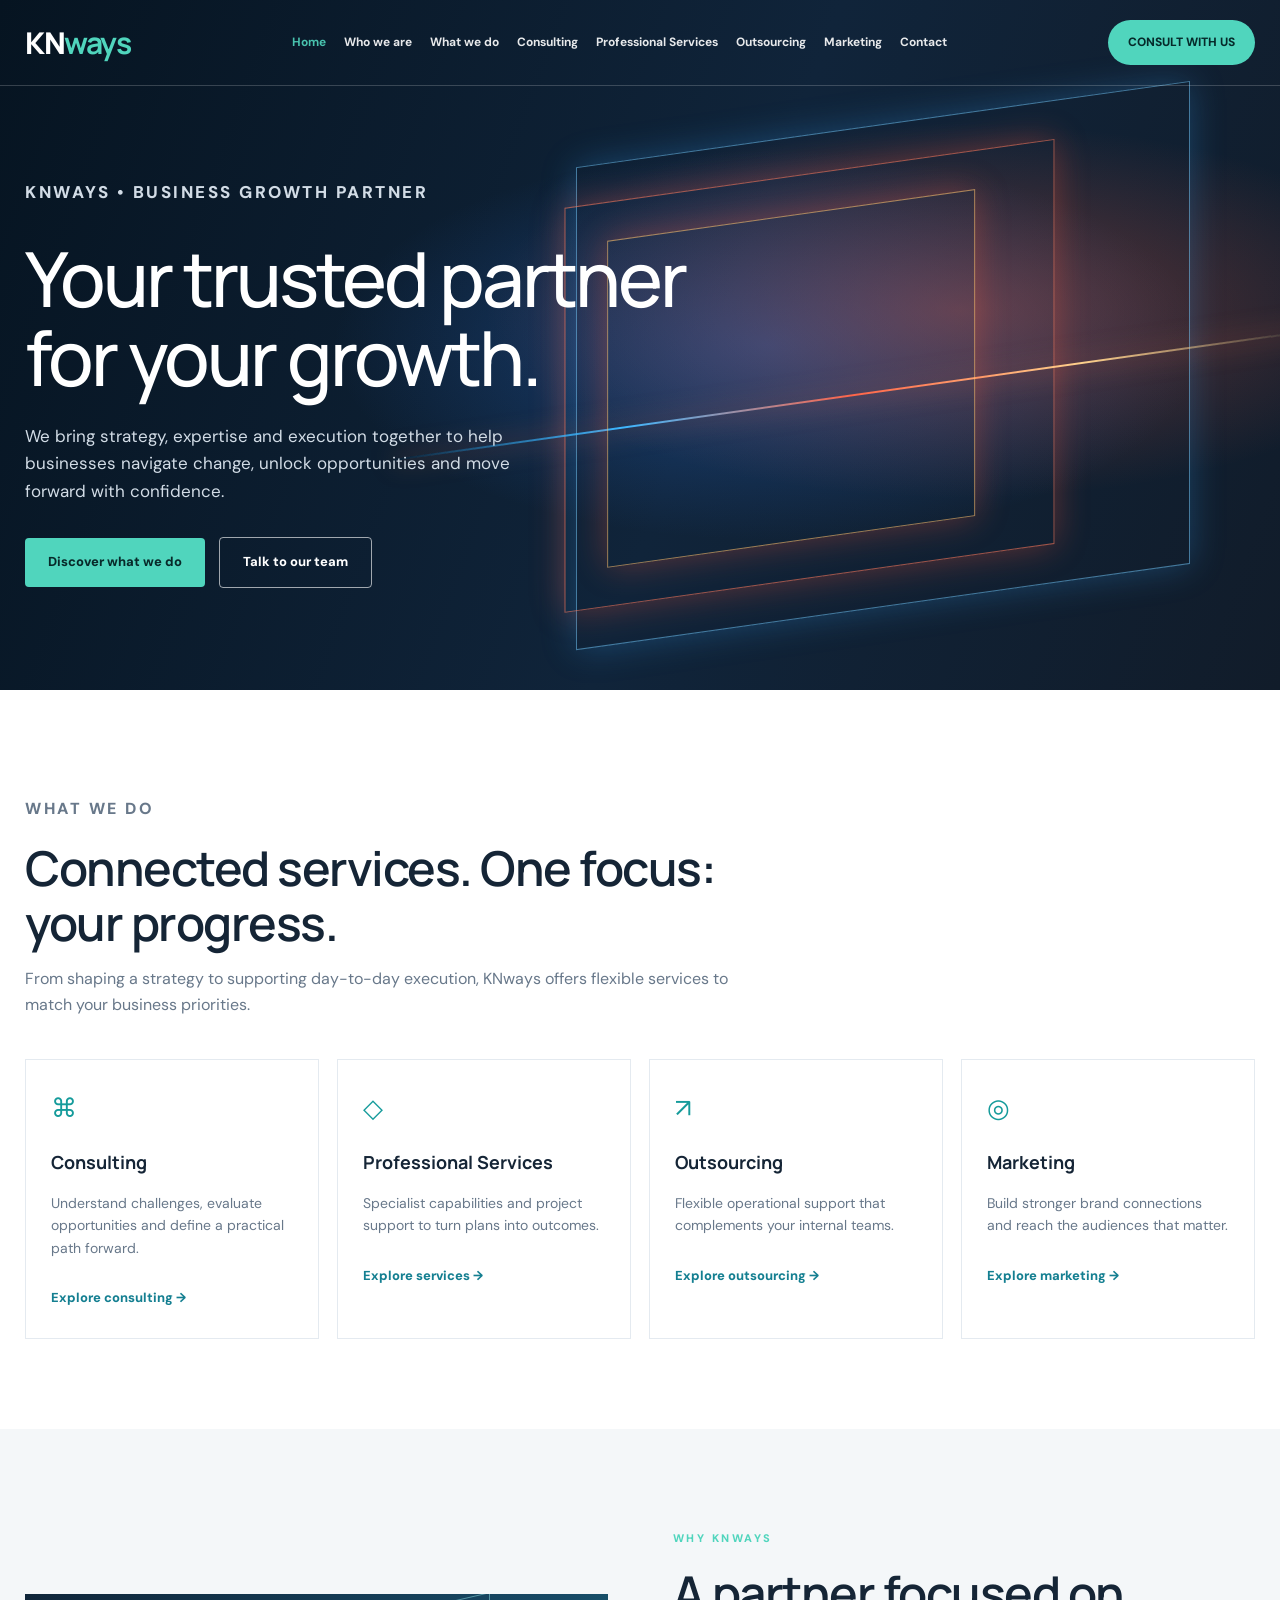
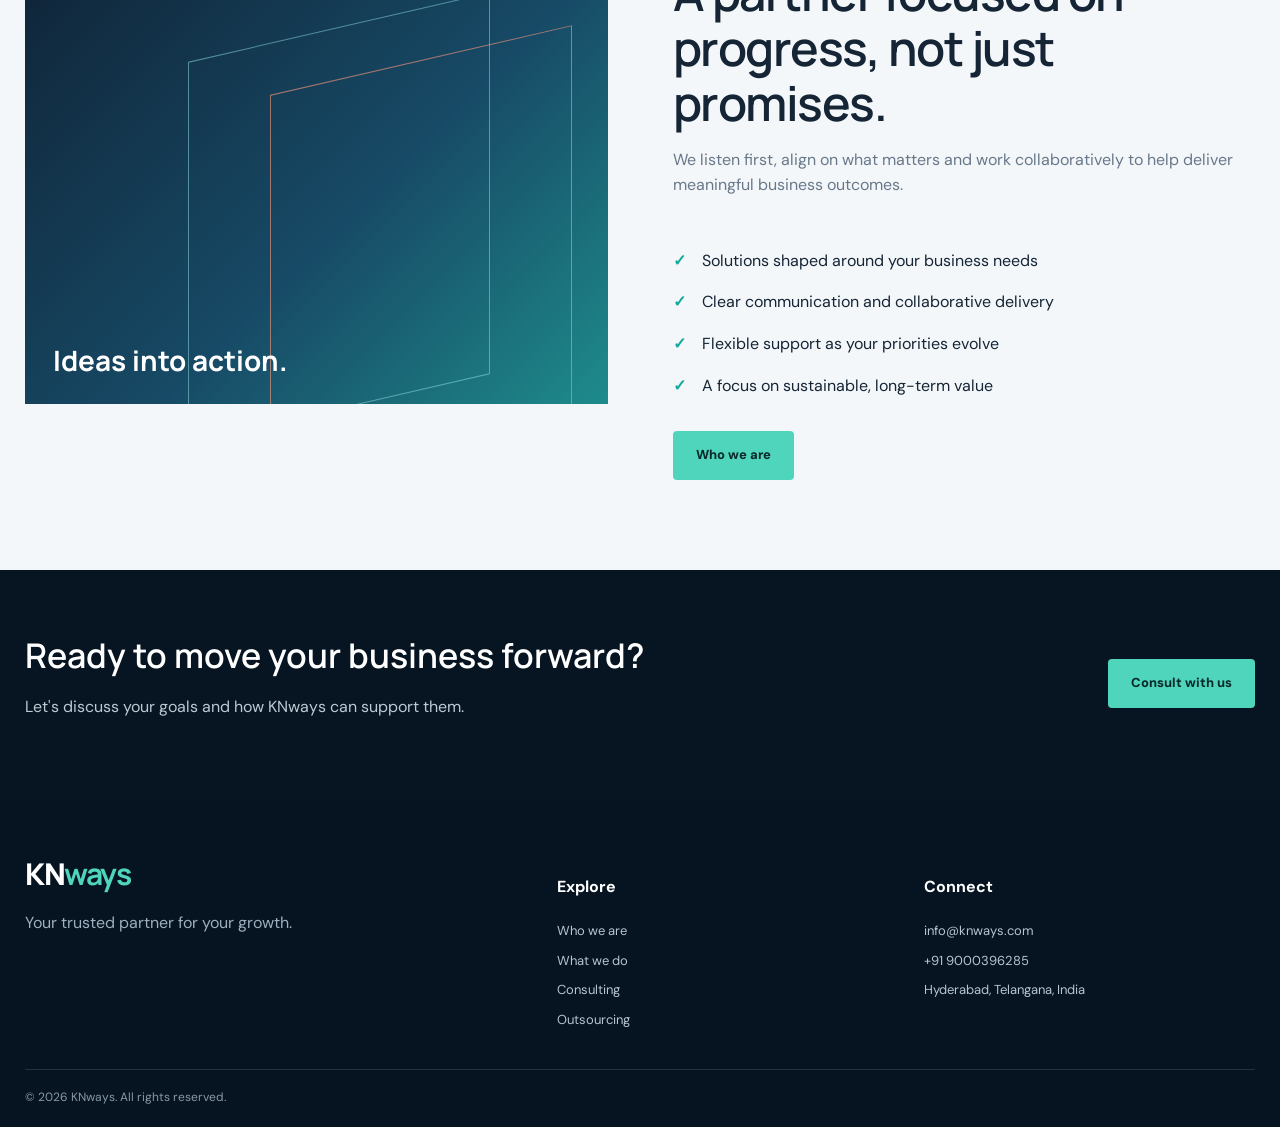
<file: KnWays-Updated/index.html>
<!DOCTYPE html>
<html lang="en">
<head>
    <meta charset="UTF-8">
    <meta name="viewport" content="width=device-width, initial-scale=1">
    <title>KNways | Your Trusted Partner for Your Growth</title>
    <link rel="stylesheet" href="assets/styles.css">
</head>
<body>

<header class="header">
    <div class="wrap nav">
        <a class="logo" href="index.html">KN<b>ways</b></a>
        <button class="hamb">☰</button>

        <nav class="links">
            <a href="index.html">Home</a>
            <a href="about.html">Who we are</a>
            <a href="services.html">What we do</a>
            <a href="consulting.html">Consulting</a>
            <a href="professional-services.html">Professional Services</a>
            <a href="outsourcing.html">Outsourcing</a>
            <a href="marketing.html">Marketing</a>
            <a href="contact.html">Contact</a>
        </nav>

        <a href="contact.html" class="nav-cta">CONSULT WITH US</a>
    </div>
</header>

<main>

<section class="hero">
    <div class="hero-art">
        <div class="beam"></div>
    </div>

    <div class="wrap">
        <div class="hero-content">
            <p class="eyebrow">KNways • Business Growth Partner</p>

            <h1>Your trusted partner for your growth.</h1>

            <p>
                We bring strategy, expertise and execution together
                to help businesses navigate change, unlock opportunities
                and move forward with confidence.
            </p>

            <a class="button" href="services.html">
                Discover what we do
            </a>

            <a class="button outline" href="contact.html">
                Talk to our team
            </a>
        </div>
    </div>
</section>

<section class="section">
    <div class="wrap">
        <div class="section-head">
            <p class="eyebrow">What we do</p>
            <h2>Connected services. One focus: your progress.</h2>
            <p>
                From shaping a strategy to supporting day-to-day
                execution, KNways offers flexible services to match
                your business priorities.
            </p>
        </div>

        <div class="cards">

            <article class="card">
                <div class="symbol">⌘</div>
                <h3>Consulting</h3>
                <p>Understand challenges, evaluate opportunities and define a practical path forward.</p>
                <a class="arrow" href="consulting.html">Explore consulting →</a>
            </article>

            <article class="card">
                <div class="symbol">◇</div>
                <h3>Professional Services</h3>
                <p>Specialist capabilities and project support to turn plans into outcomes.</p>
                <a class="arrow" href="professional-services.html">Explore services →</a>
            </article>

            <article class="card">
                <div class="symbol">↗</div>
                <h3>Outsourcing</h3>
                <p>Flexible operational support that complements your internal teams.</p>
                <a class="arrow" href="outsourcing.html">Explore outsourcing →</a>
            </article>

            <article class="card">
                <div class="symbol">◎</div>
                <h3>Marketing</h3>
                <p>Build stronger brand connections and reach the audiences that matter.</p>
                <a class="arrow" href="marketing.html">Explore marketing →</a>
            </article>

        </div>
    </div>
</section>

<section class="section soft">
    <div class="wrap split">

        <div class="visual">
            <div class="visual-label">Ideas into action.</div>
        </div>

        <div>
            <p class="eyebrow">Why KNways</p>

            <div class="section-head">
                <h2>A partner focused on progress, not just promises.</h2>
                <p>
                    We listen first, align on what matters and work
                    collaboratively to help deliver meaningful
                    business outcomes.
                </p>
            </div>

            <ul class="ticklist">
                <li>Solutions shaped around your business needs</li>
                <li>Clear communication and collaborative delivery</li>
                <li>Flexible support as your priorities evolve</li>
                <li>A focus on sustainable, long-term value</li>
            </ul>

            <a class="button" href="about.html">Who we are</a>
        </div>

    </div>
</section>

<section class="cta">
    <div class="wrap cta-inner">
        <div>
            <h2>Ready to move your business forward?</h2>
            <p>Let's discuss your goals and how KNways can support them.</p>
        </div>
        <a class="button" href="contact.html">Consult with us</a>
    </div>
</section>

</main>

<footer class="footer">
    <div class="wrap">
        <div class="footgrid">
            <div>
                <a class="logo" href="index.html">KN<b>ways</b></a>
                <p>Your trusted partner for your growth.</p>
            </div>

            <div>
                <h4>Explore</h4>
                <div class="footlinks">
                    <a href="about.html">Who we are</a>
                    <a href="services.html">What we do</a>
                    <a href="consulting.html">Consulting</a>
                    <a href="outsourcing.html">Outsourcing</a>
                </div>
            </div>

            <div>
                <h4>Connect</h4>
                <div class="footlinks">
                    <a href="mailto:info@knways.com">info@knways.com</a>
                    <a href="tel:+919000396285">+91 9000396285</a>
                    <span>Hyderabad, Telangana, India</span>
                </div>
            </div>
        </div>

        <div class="copyright">
            © <span data-year></span> KNways. All rights reserved.
        </div>
    </div>
</footer>

<script src="assets/script.js"></script>
</body>
</html>
</file>
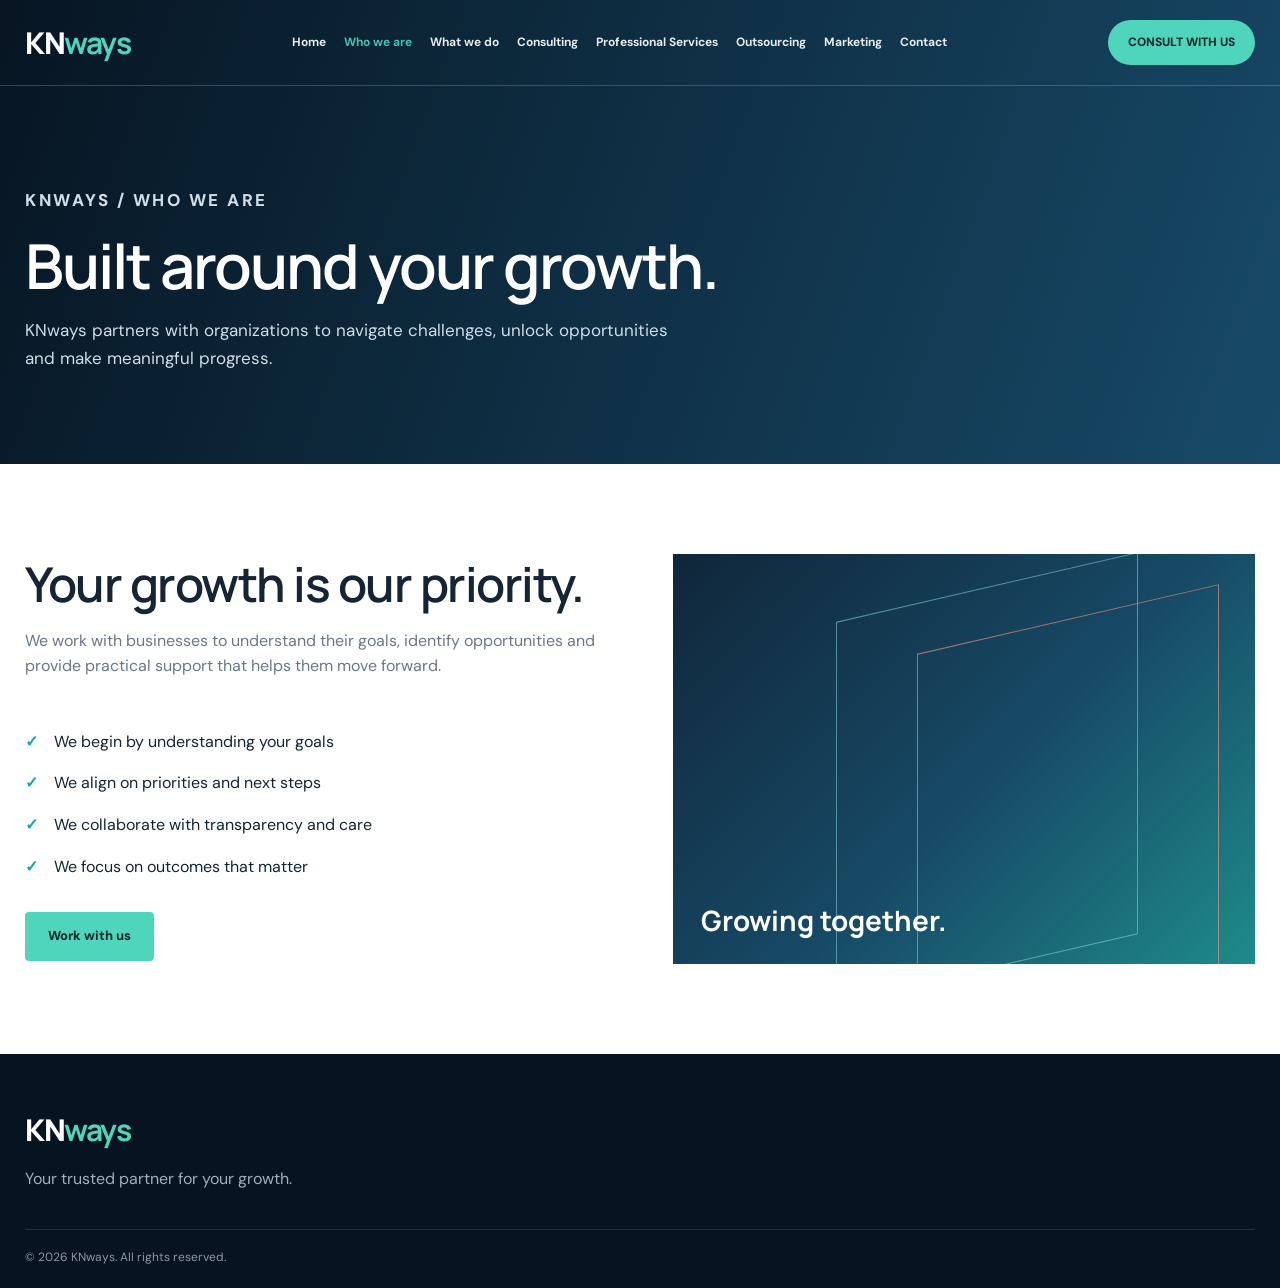
<file: KnWays-Updated/about.html>
<!DOCTYPE html>
<html lang="en">
<head>
    <meta charset="UTF-8">
    <meta name="viewport" content="width=device-width, initial-scale=1">
    <title>Who We Are | KNways</title>
    <link rel="stylesheet" href="assets/styles.css">
</head>
<body>

<header class="header">
    <div class="wrap nav">
        <a class="logo" href="index.html">KN<b>ways</b></a>
        <button class="hamb">☰</button>
        <nav class="links">
            <a href="index.html">Home</a>
            <a href="about.html">Who we are</a>
            <a href="services.html">What we do</a>
            <a href="consulting.html">Consulting</a>
            <a href="professional-services.html">Professional Services</a>
            <a href="outsourcing.html">Outsourcing</a>
            <a href="marketing.html">Marketing</a>
            <a href="contact.html">Contact</a>
        </nav>
        <a href="contact.html" class="nav-cta">CONSULT WITH US</a>
    </div>
</header>

<main>
<section class="pagehero">
    <div class="wrap">
        <p class="eyebrow">KNways / Who we are</p>
        <h1>Built around your growth.</h1>
        <p>
            KNways partners with organizations to navigate challenges,
            unlock opportunities and make meaningful progress.
        </p>
    </div>
</section>

<section class="section">
    <div class="wrap split">
        <div>
            <div class="section-head">
                <h2>Your growth is our priority.</h2>
                <p>
                    We work with businesses to understand their goals,
                    identify opportunities and provide practical
                    support that helps them move forward.
                </p>
            </div>

            <ul class="ticklist">
                <li>We begin by understanding your goals</li>
                <li>We align on priorities and next steps</li>
                <li>We collaborate with transparency and care</li>
                <li>We focus on outcomes that matter</li>
            </ul>

            <a class="button" href="contact.html">Work with us</a>
        </div>

        <div class="visual">
            <div class="visual-label">Growing together.</div>
        </div>
    </div>
</section>
</main>

<footer class="footer">
    <div class="wrap">
        <a class="logo" href="index.html">KN<b>ways</b></a>
        <p>Your trusted partner for your growth.</p>
        <div class="copyright">© <span data-year></span> KNways. All rights reserved.</div>
    </div>
</footer>

<script src="assets/script.js"></script>
</body>
</html>
</file>
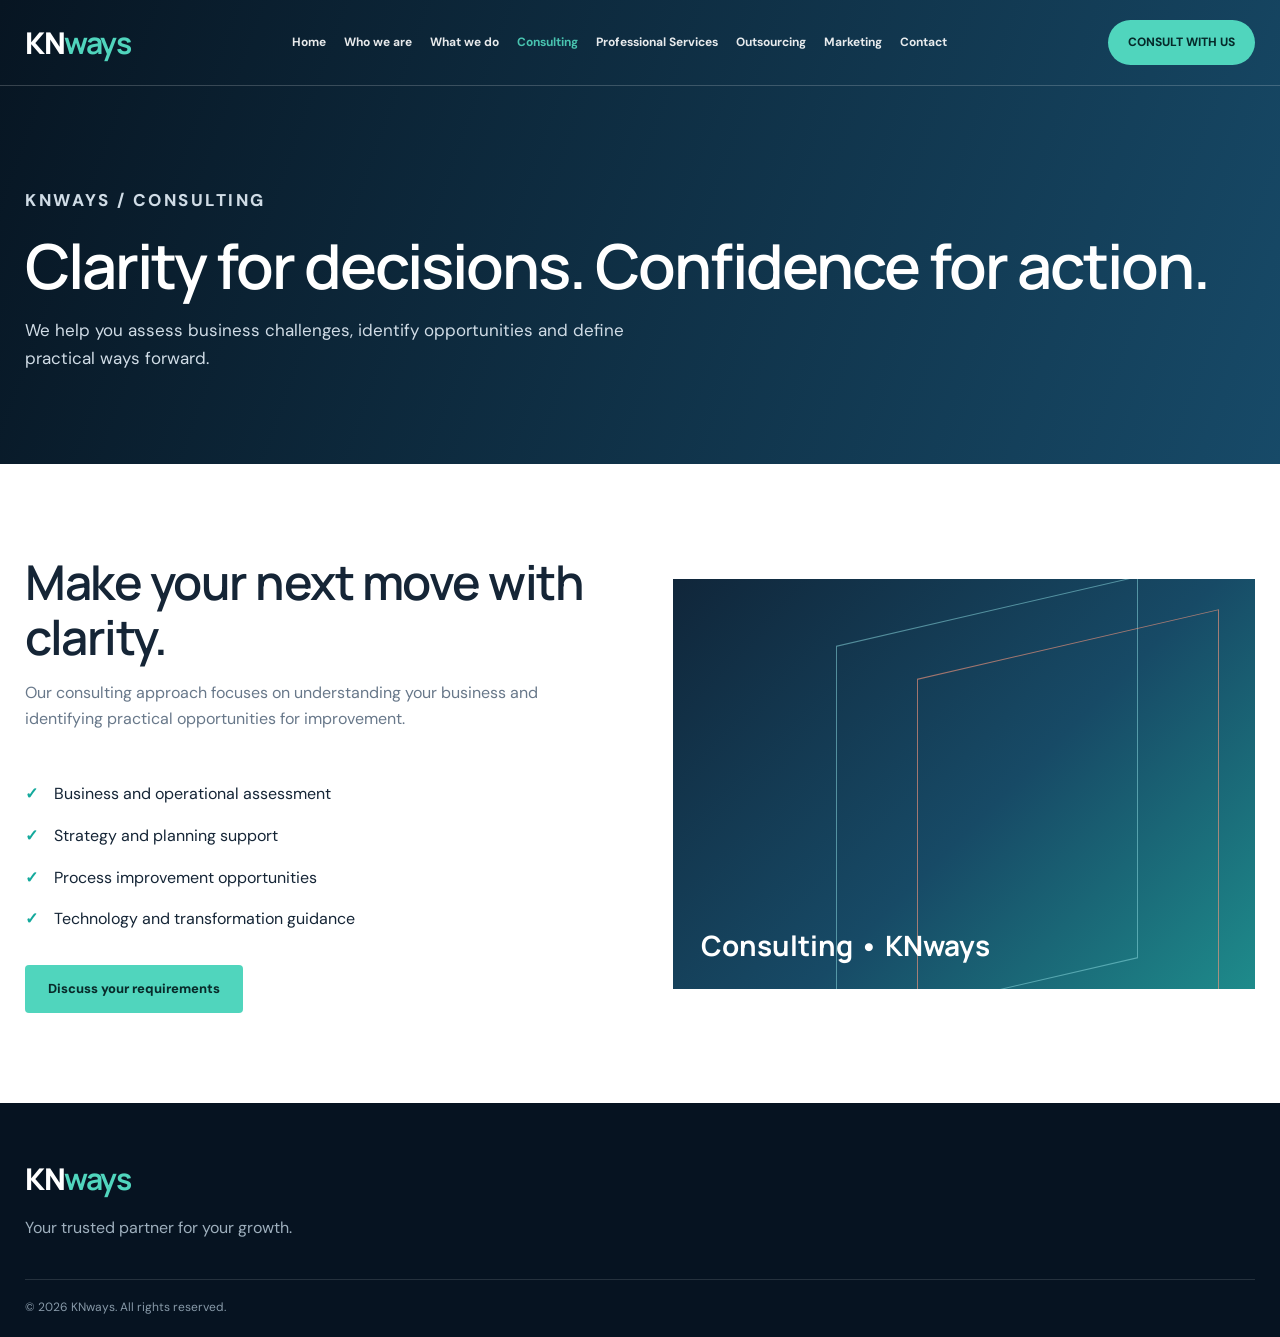
<file: KnWays-Updated/consulting.html>
<!DOCTYPE html>
<html lang="en">
<head>
<meta charset="UTF-8">
<meta name="viewport" content="width=device-width, initial-scale=1">
<title>Consulting | KNways</title>
<link rel="stylesheet" href="assets/styles.css">
</head>
<body>
<header class="header">
<div class="wrap nav">
<a class="logo" href="index.html">KN<b>ways</b></a>
<button class="hamb">☰</button>
<nav class="links">
<a href="index.html">Home</a>
<a href="about.html">Who we are</a>
<a href="services.html">What we do</a>
<a href="consulting.html">Consulting</a>
<a href="professional-services.html">Professional Services</a>
<a href="outsourcing.html">Outsourcing</a>
<a href="marketing.html">Marketing</a>
<a href="contact.html">Contact</a>
</nav>
<a href="contact.html" class="nav-cta">CONSULT WITH US</a>
</div>
</header>

<main>
<section class="pagehero">
<div class="wrap">
<p class="eyebrow">KNways / Consulting</p>
<h1>Clarity for decisions. Confidence for action.</h1>
<p>We help you assess business challenges, identify opportunities and define practical ways forward.</p>
</div>
</section>

<section class="section">
<div class="wrap split">
<div>
<div class="section-head">
<h2>Make your next move with clarity.</h2>
<p>Our consulting approach focuses on understanding your business and identifying practical opportunities for improvement.</p>
</div>
<ul class="ticklist">
<li>Business and operational assessment</li>
<li>Strategy and planning support</li>
<li>Process improvement opportunities</li>
<li>Technology and transformation guidance</li>
</ul>
<a class="button" href="contact.html">Discuss your requirements</a>
</div>
<div class="visual"><div class="visual-label">Consulting • KNways</div></div>
</div>
</section>
</main>

<footer class="footer">
<div class="wrap">
<a class="logo" href="index.html">KN<b>ways</b></a>
<p>Your trusted partner for your growth.</p>
<div class="copyright">© <span data-year></span> KNways. All rights reserved.</div>
</div>
</footer>
<script src="assets/script.js"></script>
</body>
</html>
</file>
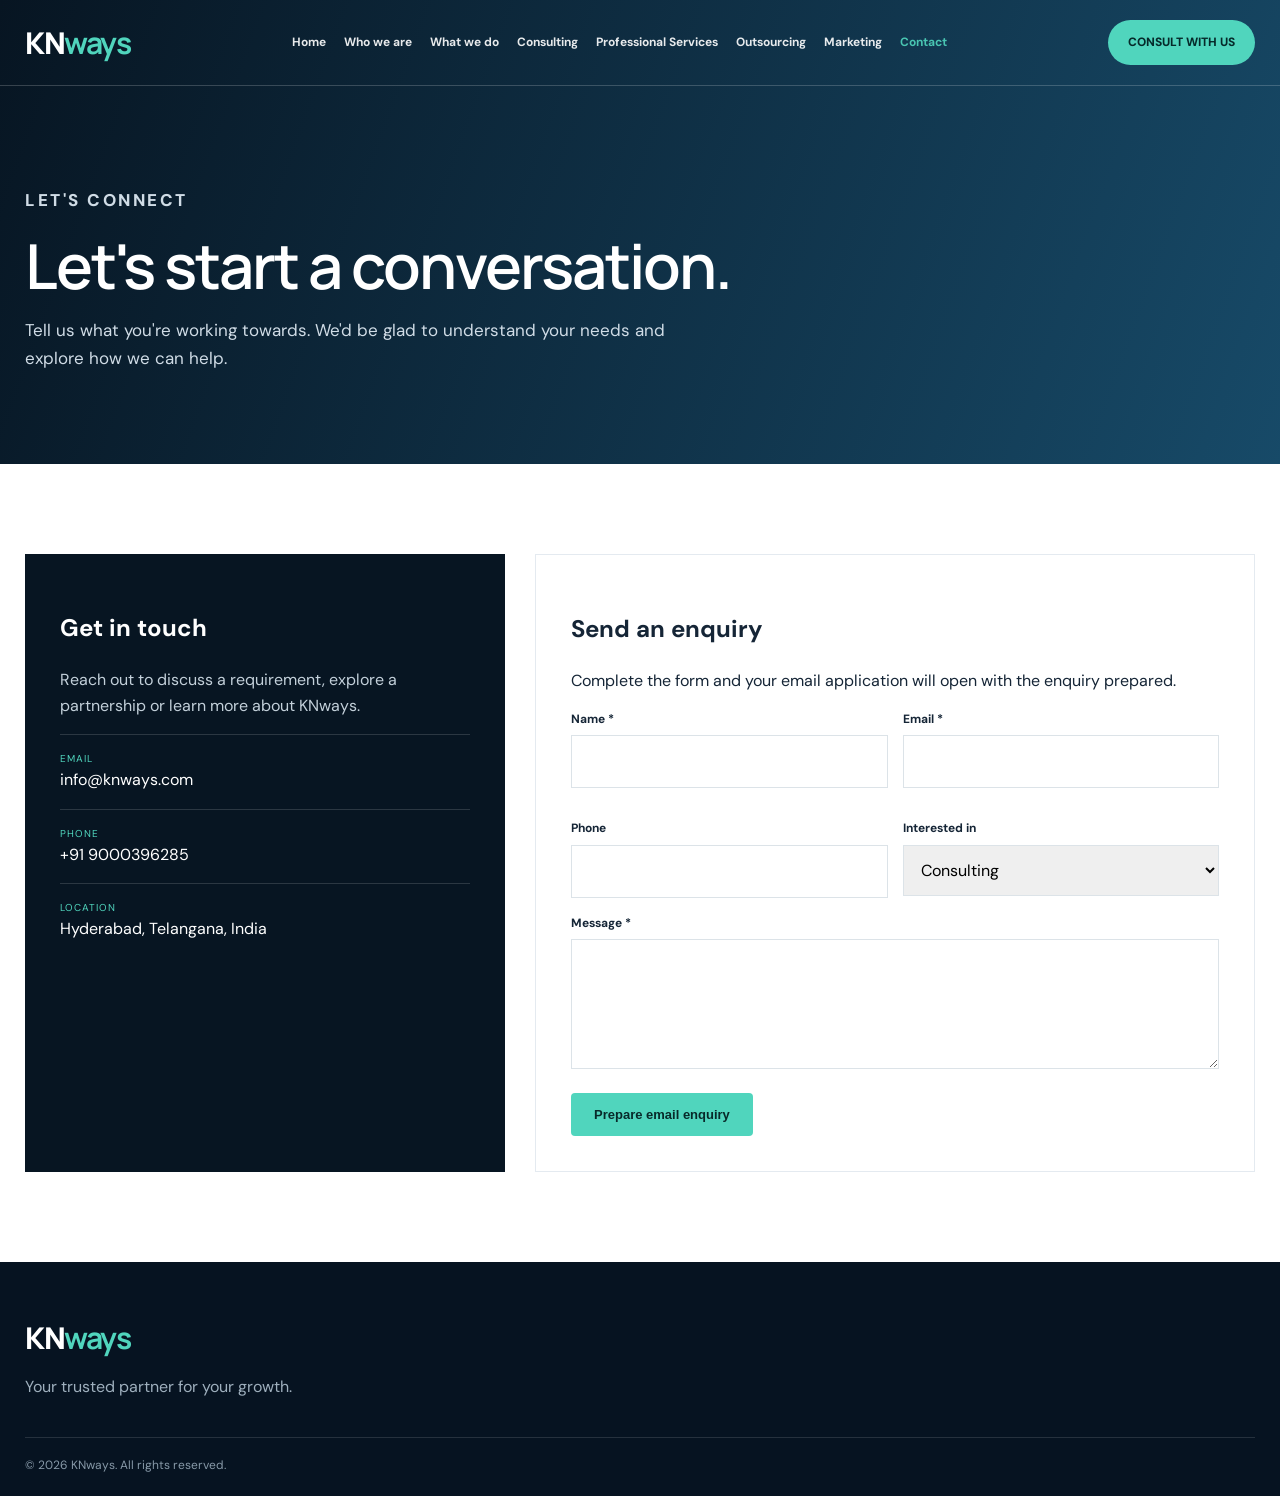
<file: KnWays-Updated/contact.html>
<!DOCTYPE html>
<html lang="en">
<head>
<meta charset="UTF-8">
<meta name="viewport" content="width=device-width, initial-scale=1">
<title>Contact Us | KNways</title>
<link rel="stylesheet" href="assets/styles.css">
</head>
<body>

<header class="header">
<div class="wrap nav">
<a class="logo" href="index.html">KN<b>ways</b></a>
<button class="hamb">☰</button>
<nav class="links">
<a href="index.html">Home</a>
<a href="about.html">Who we are</a>
<a href="services.html">What we do</a>
<a href="consulting.html">Consulting</a>
<a href="professional-services.html">Professional Services</a>
<a href="outsourcing.html">Outsourcing</a>
<a href="marketing.html">Marketing</a>
<a href="contact.html">Contact</a>
</nav>
<a href="contact.html" class="nav-cta">CONSULT WITH US</a>
</div>
</header>

<main>

<section class="pagehero">
<div class="wrap">
<p class="eyebrow">Let's connect</p>
<h1>Let's start a conversation.</h1>
<p>Tell us what you're working towards. We'd be glad to understand your needs and explore how we can help.</p>
</div>
</section>

<section class="section">
<div class="wrap contact-layout">

<aside class="contact-box">
<h2>Get in touch</h2>
<p>Reach out to discuss a requirement, explore a partnership or learn more about KNways.</p>

<div class="contact-line">
<small>Email</small>
<a href="mailto:info@knways.com">info@knways.com</a>
</div>

<div class="contact-line">
<small>Phone</small>
<a href="tel:+919000396285">+91 9000396285</a>
</div>

<div class="contact-line">
<small>Location</small>
Hyderabad, Telangana, India
</div>
</aside>

<form class="formbox" id="enquiry">
<h2>Send an enquiry</h2>
<p>Complete the form and your email application will open with the enquiry prepared.</p>

<div class="formgrid">

<div class="field">
<label>Name *</label>
<input name="name" required>
</div>

<div class="field">
<label>Email *</label>
<input name="email" type="email" required>
</div>

<div class="field">
<label>Phone</label>
<input name="phone" type="tel">
</div>

<div class="field">
<label>Interested in</label>
<select name="service">
<option>Consulting</option>
<option>Professional Services</option>
<option>Outsourcing</option>
<option>Marketing</option>
<option>Other</option>
</select>
</div>

</div>

<div class="field">
<label>Message *</label>
<textarea name="message" required></textarea>
</div>

<button class="button" type="submit">
Prepare email enquiry
</button>

</form>
</div>
</section>

</main>

<footer class="footer">
<div class="wrap">
<a class="logo" href="index.html">KN<b>ways</b></a>
<p>Your trusted partner for your growth.</p>
<div class="copyright">© <span data-year></span> KNways. All rights reserved.</div>
</div>
</footer>

<script src="assets/script.js"></script>
</body>
</html>
</file>
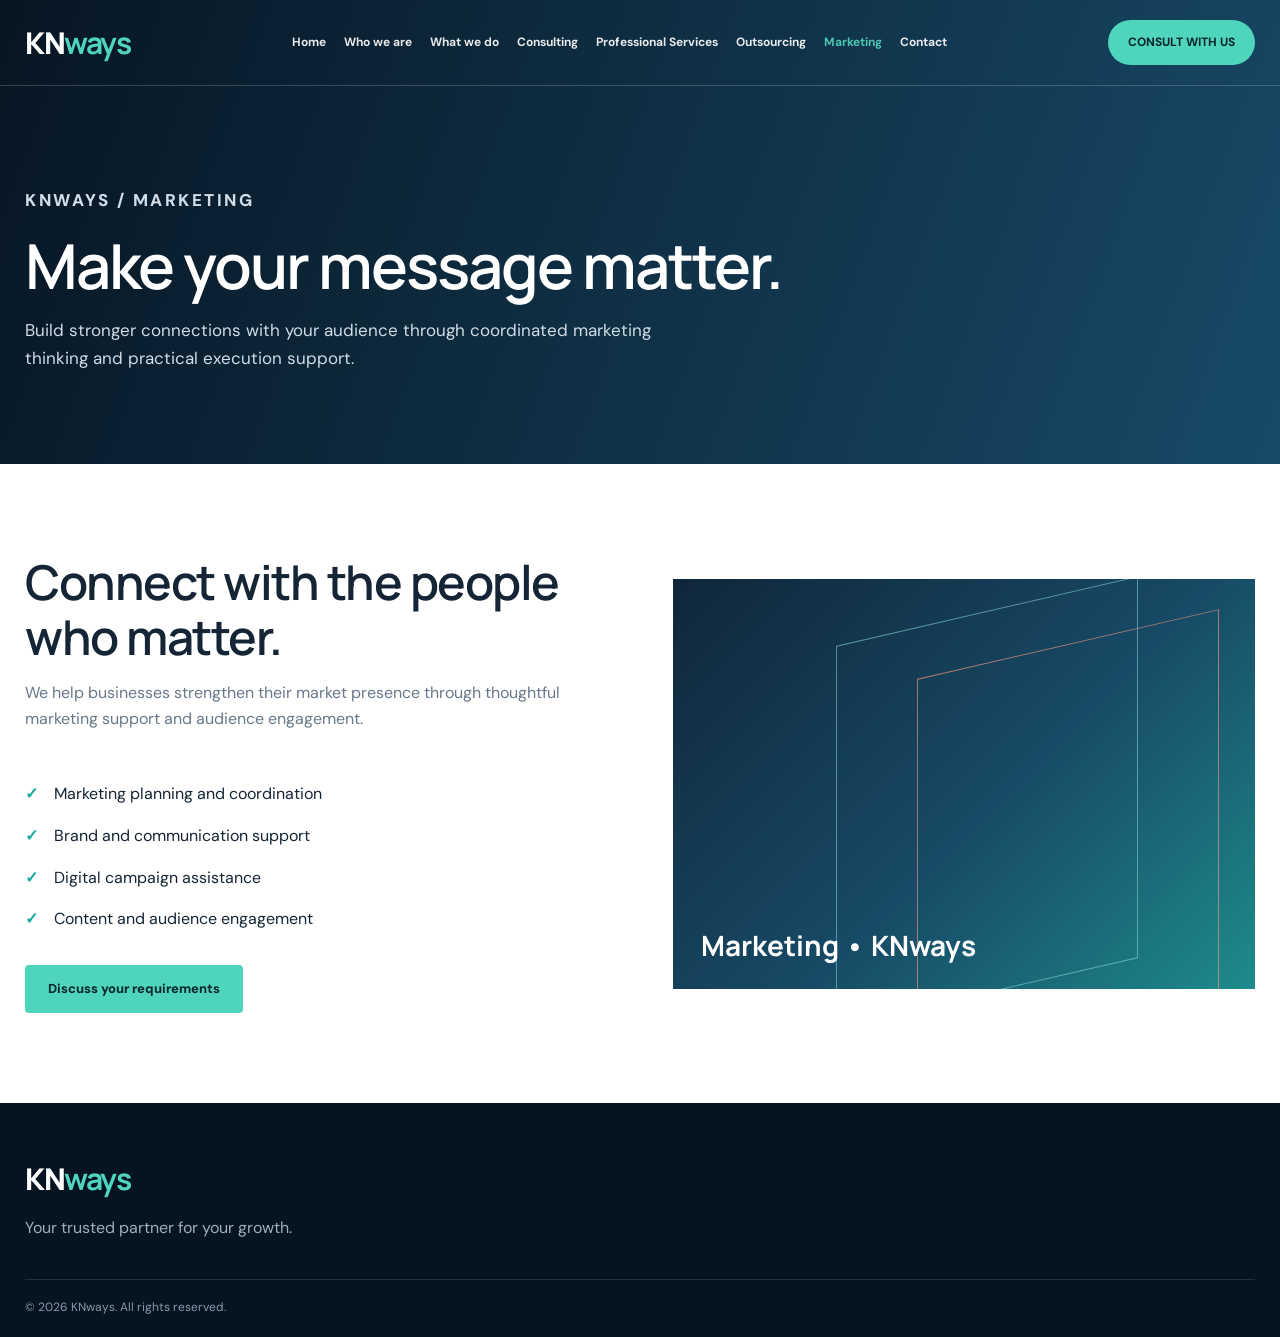
<file: KnWays-Updated/marketing.html>
<!DOCTYPE html>
<html lang="en">
<head>
<meta charset="UTF-8">
<meta name="viewport" content="width=device-width, initial-scale=1">
<title>Marketing | KNways</title>
<link rel="stylesheet" href="assets/styles.css">
</head>
<body>
<header class="header">
<div class="wrap nav">
<a class="logo" href="index.html">KN<b>ways</b></a>
<button class="hamb">☰</button>
<nav class="links">
<a href="index.html">Home</a>
<a href="about.html">Who we are</a>
<a href="services.html">What we do</a>
<a href="consulting.html">Consulting</a>
<a href="professional-services.html">Professional Services</a>
<a href="outsourcing.html">Outsourcing</a>
<a href="marketing.html">Marketing</a>
<a href="contact.html">Contact</a>
</nav>
<a href="contact.html" class="nav-cta">CONSULT WITH US</a>
</div>
</header>

<main>
<section class="pagehero">
<div class="wrap">
<p class="eyebrow">KNways / Marketing</p>
<h1>Make your message matter.</h1>
<p>Build stronger connections with your audience through coordinated marketing thinking and practical execution support.</p>
</div>
</section>

<section class="section">
<div class="wrap split">
<div>
<div class="section-head">
<h2>Connect with the people who matter.</h2>
<p>We help businesses strengthen their market presence through thoughtful marketing support and audience engagement.</p>
</div>
<ul class="ticklist">
<li>Marketing planning and coordination</li>
<li>Brand and communication support</li>
<li>Digital campaign assistance</li>
<li>Content and audience engagement</li>
</ul>
<a class="button" href="contact.html">Discuss your requirements</a>
</div>
<div class="visual"><div class="visual-label">Marketing • KNways</div></div>
</div>
</section>
</main>

<footer class="footer">
<div class="wrap">
<a class="logo" href="index.html">KN<b>ways</b></a>
<p>Your trusted partner for your growth.</p>
<div class="copyright">© <span data-year></span> KNways. All rights reserved.</div>
</div>
</footer>
<script src="assets/script.js"></script>
</body>
</html>
</file>
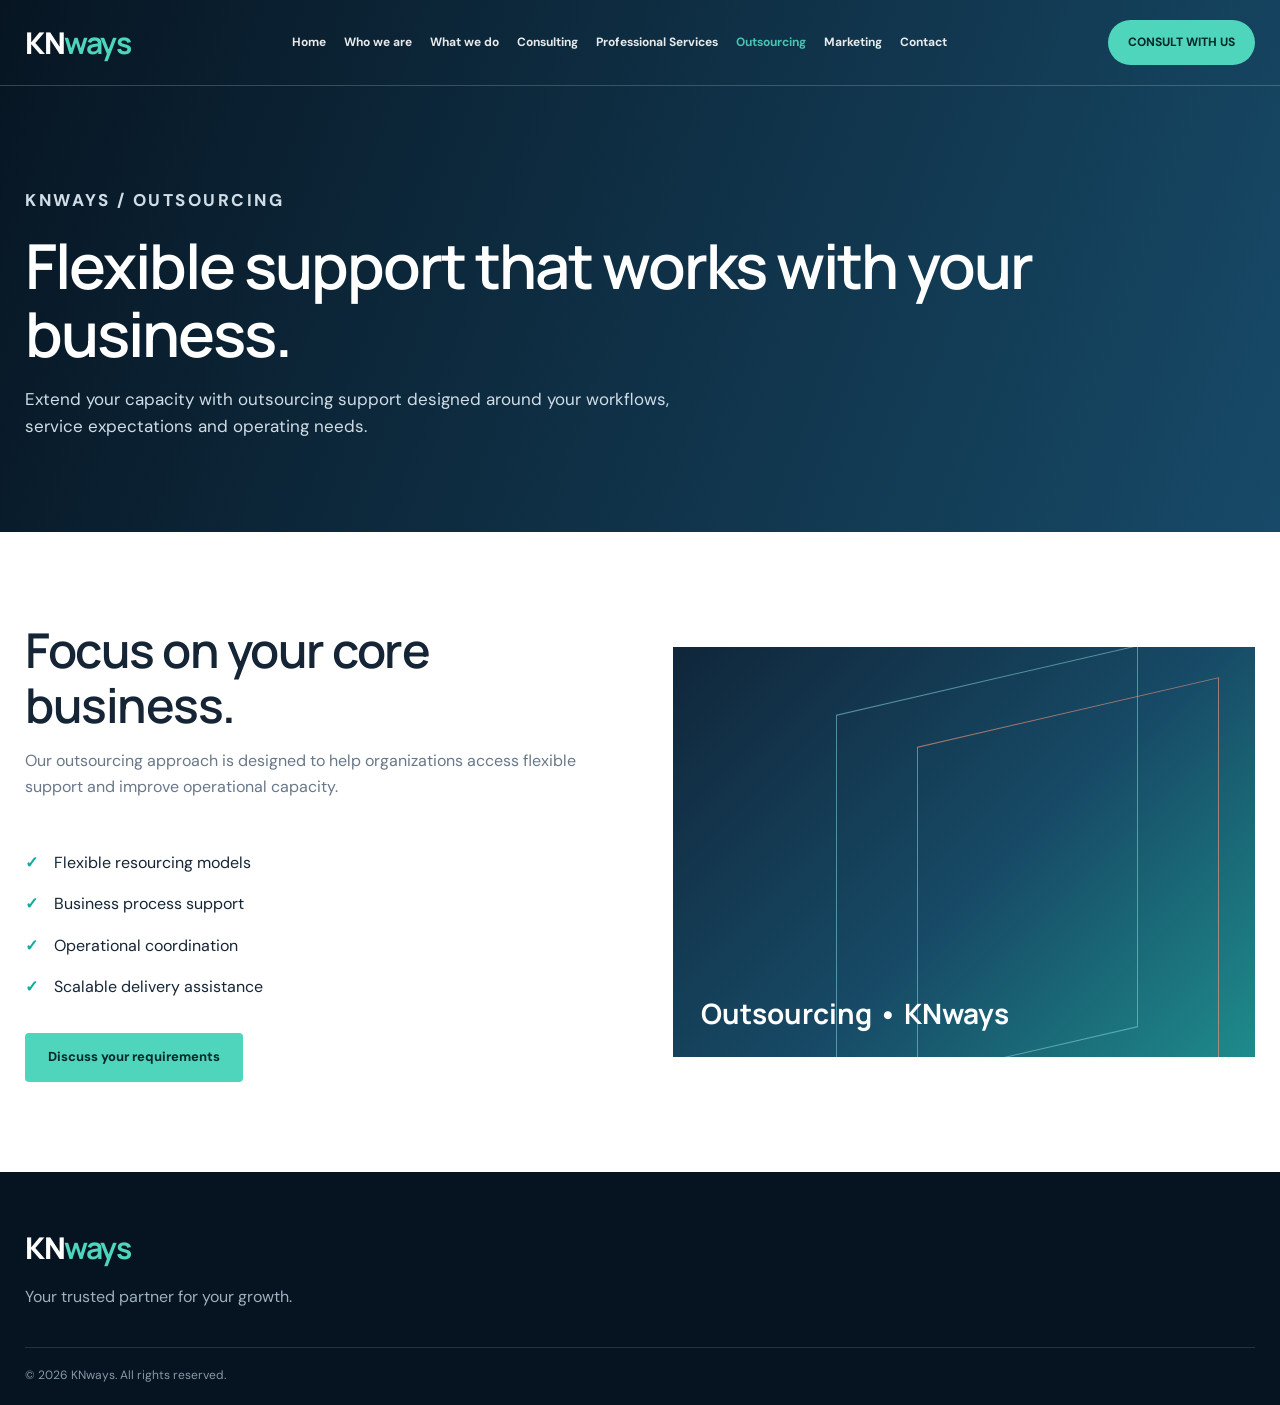
<file: KnWays-Updated/outsourcing.html>
<!DOCTYPE html>
<html lang="en">
<head>
<meta charset="UTF-8">
<meta name="viewport" content="width=device-width, initial-scale=1">
<title>Outsourcing | KNways</title>
<link rel="stylesheet" href="assets/styles.css">
</head>
<body>
<header class="header">
<div class="wrap nav">
<a class="logo" href="index.html">KN<b>ways</b></a>
<button class="hamb">☰</button>
<nav class="links">
<a href="index.html">Home</a>
<a href="about.html">Who we are</a>
<a href="services.html">What we do</a>
<a href="consulting.html">Consulting</a>
<a href="professional-services.html">Professional Services</a>
<a href="outsourcing.html">Outsourcing</a>
<a href="marketing.html">Marketing</a>
<a href="contact.html">Contact</a>
</nav>
<a href="contact.html" class="nav-cta">CONSULT WITH US</a>
</div>
</header>

<main>
<section class="pagehero">
<div class="wrap">
<p class="eyebrow">KNways / Outsourcing</p>
<h1>Flexible support that works with your business.</h1>
<p>Extend your capacity with outsourcing support designed around your workflows, service expectations and operating needs.</p>
</div>
</section>

<section class="section">
<div class="wrap split">
<div>
<div class="section-head">
<h2>Focus on your core business.</h2>
<p>Our outsourcing approach is designed to help organizations access flexible support and improve operational capacity.</p>
</div>
<ul class="ticklist">
<li>Flexible resourcing models</li>
<li>Business process support</li>
<li>Operational coordination</li>
<li>Scalable delivery assistance</li>
</ul>
<a class="button" href="contact.html">Discuss your requirements</a>
</div>
<div class="visual"><div class="visual-label">Outsourcing • KNways</div></div>
</div>
</section>
</main>

<footer class="footer">
<div class="wrap">
<a class="logo" href="index.html">KN<b>ways</b></a>
<p>Your trusted partner for your growth.</p>
<div class="copyright">© <span data-year></span> KNways. All rights reserved.</div>
</div>
</footer>
<script src="assets/script.js"></script>
</body>
</html>
</file>
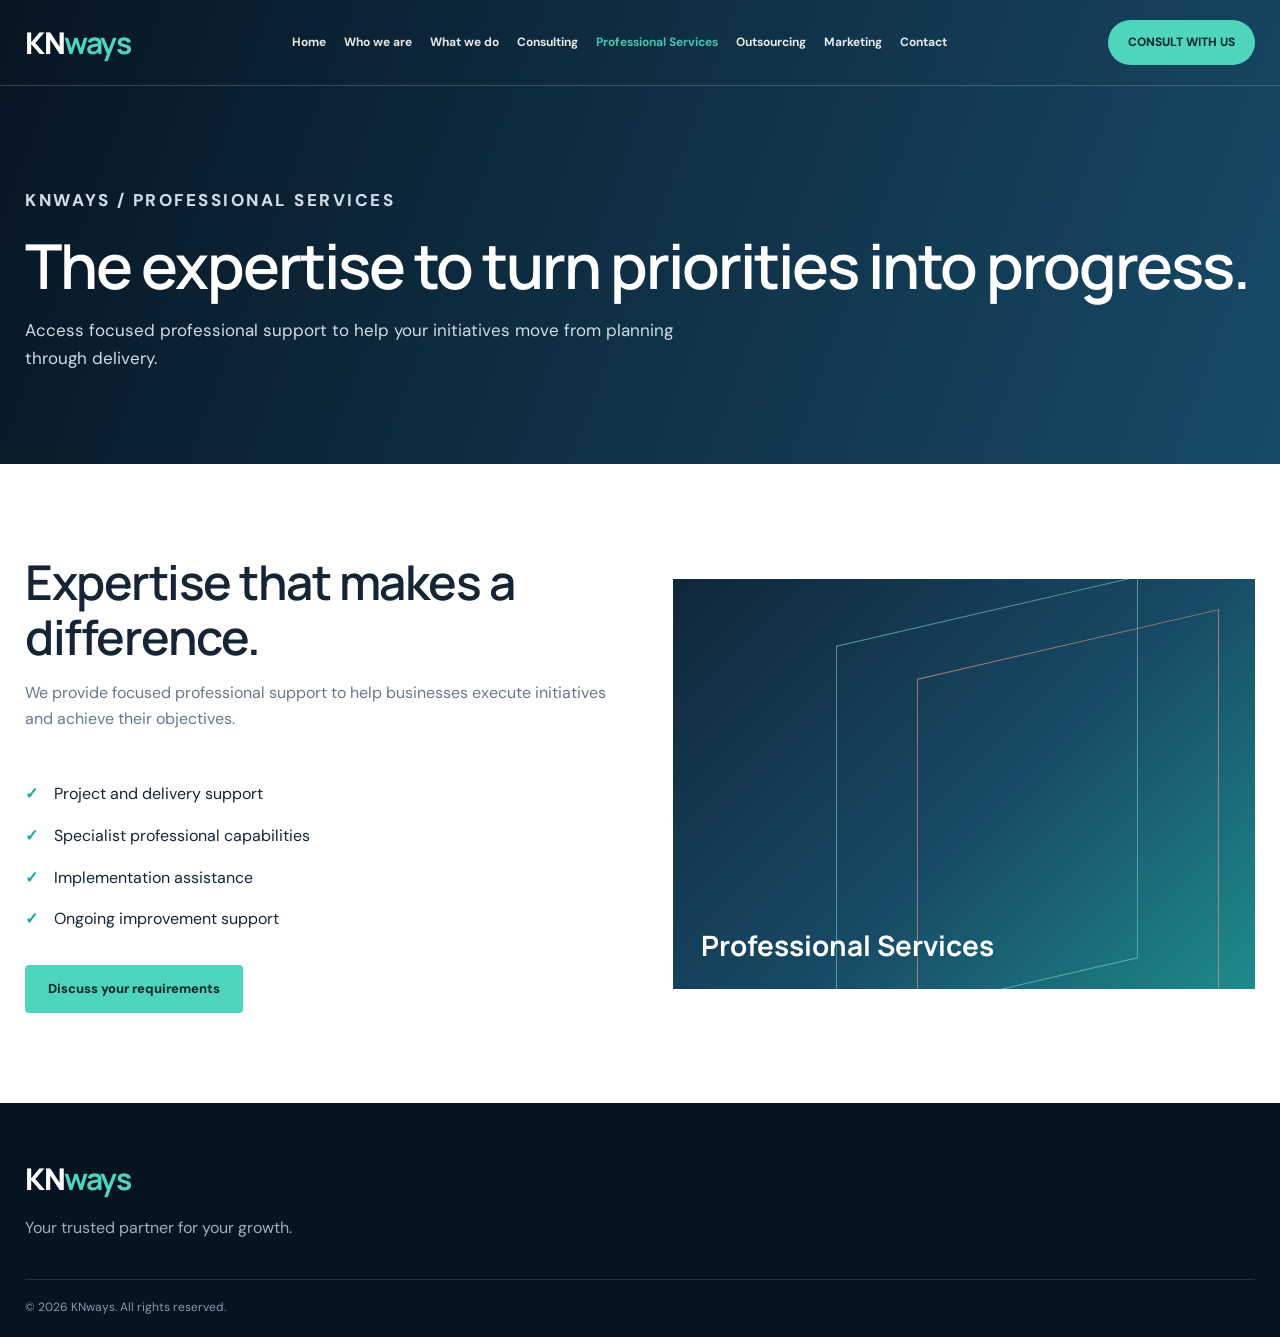
<file: KnWays-Updated/professional-services.html>
<!DOCTYPE html>
<html lang="en">
<head>
<meta charset="UTF-8">
<meta name="viewport" content="width=device-width, initial-scale=1">
<title>Professional Services | KNways</title>
<link rel="stylesheet" href="assets/styles.css">
</head>
<body>
<header class="header">
<div class="wrap nav">
<a class="logo" href="index.html">KN<b>ways</b></a>
<button class="hamb">☰</button>
<nav class="links">
<a href="index.html">Home</a>
<a href="about.html">Who we are</a>
<a href="services.html">What we do</a>
<a href="consulting.html">Consulting</a>
<a href="professional-services.html">Professional Services</a>
<a href="outsourcing.html">Outsourcing</a>
<a href="marketing.html">Marketing</a>
<a href="contact.html">Contact</a>
</nav>
<a href="contact.html" class="nav-cta">CONSULT WITH US</a>
</div>
</header>

<main>
<section class="pagehero">
<div class="wrap">
<p class="eyebrow">KNways / Professional Services</p>
<h1>The expertise to turn priorities into progress.</h1>
<p>Access focused professional support to help your initiatives move from planning through delivery.</p>
</div>
</section>

<section class="section">
<div class="wrap split">
<div>
<div class="section-head">
<h2>Expertise that makes a difference.</h2>
<p>We provide focused professional support to help businesses execute initiatives and achieve their objectives.</p>
</div>
<ul class="ticklist">
<li>Project and delivery support</li>
<li>Specialist professional capabilities</li>
<li>Implementation assistance</li>
<li>Ongoing improvement support</li>
</ul>
<a class="button" href="contact.html">Discuss your requirements</a>
</div>
<div class="visual"><div class="visual-label">Professional Services</div></div>
</div>
</section>
</main>

<footer class="footer">
<div class="wrap">
<a class="logo" href="index.html">KN<b>ways</b></a>
<p>Your trusted partner for your growth.</p>
<div class="copyright">© <span data-year></span> KNways. All rights reserved.</div>
</div>
</footer>
<script src="assets/script.js"></script>
</body>
</html>
</file>
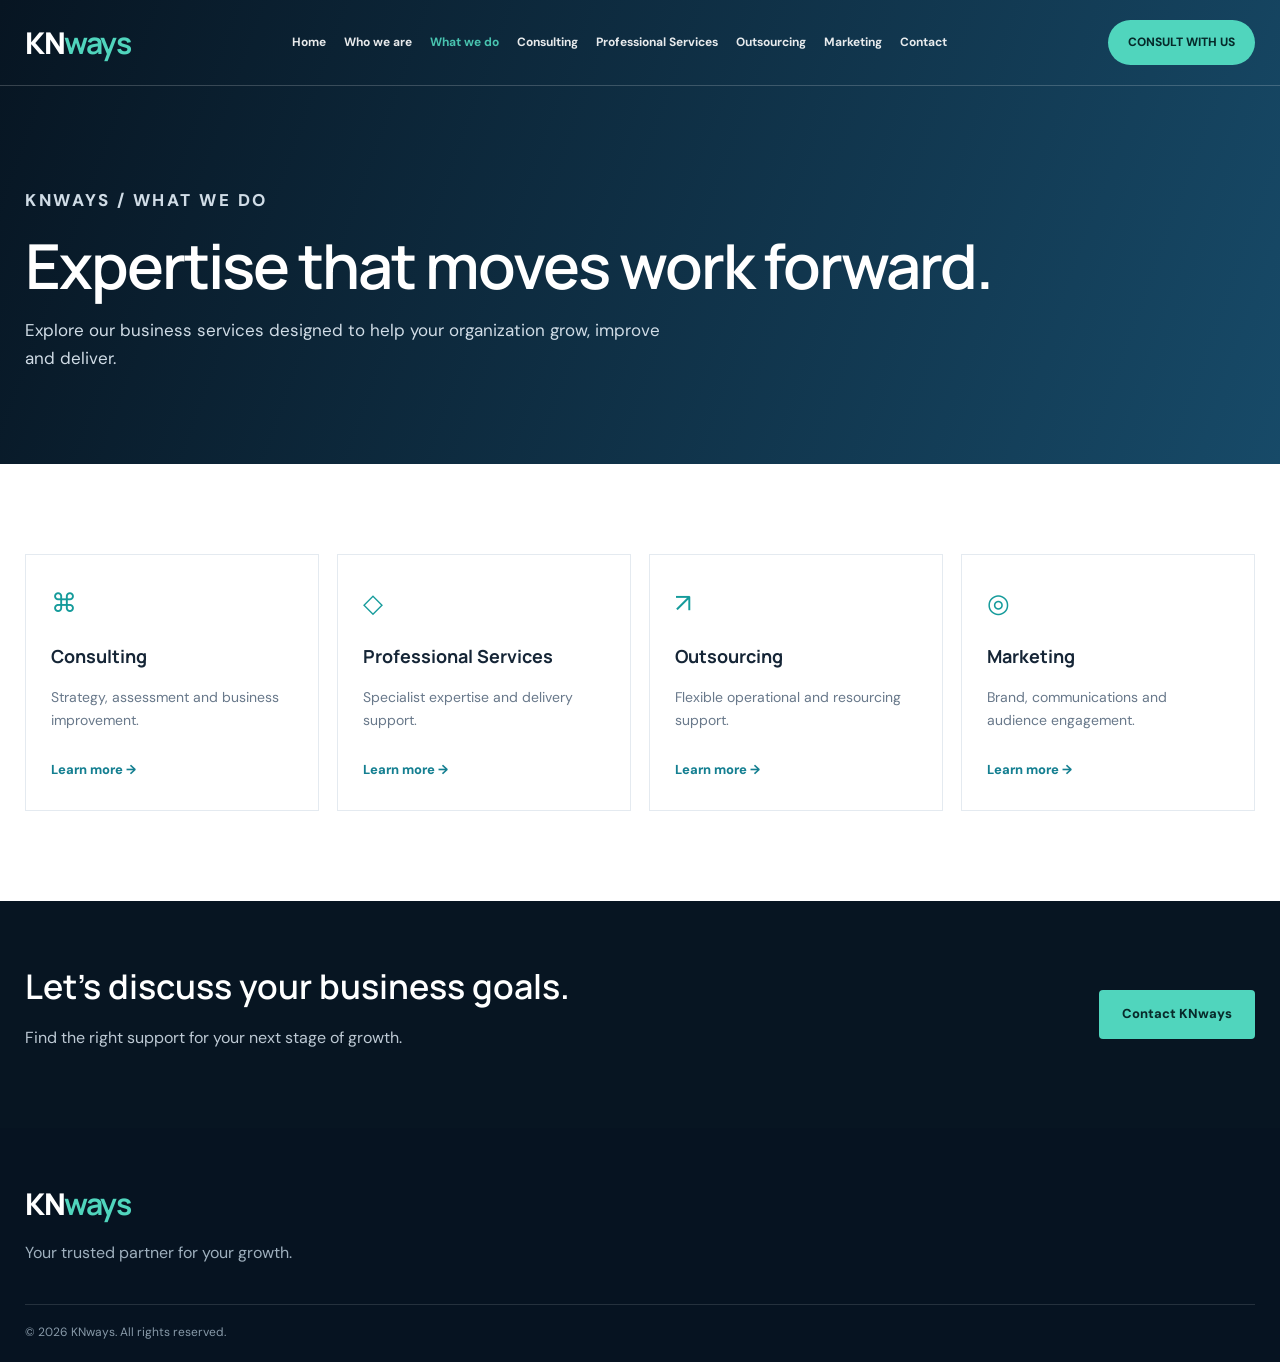
<file: KnWays-Updated/services.html>
<!DOCTYPE html>
<html lang="en">
<head>
    <meta charset="UTF-8">
    <meta name="viewport" content="width=device-width, initial-scale=1">
    <title>Our Services | KNways</title>
    <link rel="stylesheet" href="assets/styles.css">
</head>
<body>

<header class="header">
    <div class="wrap nav">
        <a class="logo" href="index.html">KN<b>ways</b></a>
        <button class="hamb">☰</button>
        <nav class="links">
            <a href="index.html">Home</a>
            <a href="about.html">Who we are</a>
            <a href="services.html">What we do</a>
            <a href="consulting.html">Consulting</a>
            <a href="professional-services.html">Professional Services</a>
            <a href="outsourcing.html">Outsourcing</a>
            <a href="marketing.html">Marketing</a>
            <a href="contact.html">Contact</a>
        </nav>
        <a href="contact.html" class="nav-cta">CONSULT WITH US</a>
    </div>
</header>

<main>
<section class="pagehero">
    <div class="wrap">
        <p class="eyebrow">KNways / What we do</p>
        <h1>Expertise that moves work forward.</h1>
        <p>
            Explore our business services designed to help your
            organization grow, improve and deliver.
        </p>
    </div>
</section>

<section class="section">
    <div class="wrap">
        <div class="cards">

            <article class="card">
                <div class="symbol">⌘</div>
                <h3>Consulting</h3>
                <p>Strategy, assessment and business improvement.</p>
                <a class="arrow" href="consulting.html">Learn more →</a>
            </article>

            <article class="card">
                <div class="symbol">◇</div>
                <h3>Professional Services</h3>
                <p>Specialist expertise and delivery support.</p>
                <a class="arrow" href="professional-services.html">Learn more →</a>
            </article>

            <article class="card">
                <div class="symbol">↗</div>
                <h3>Outsourcing</h3>
                <p>Flexible operational and resourcing support.</p>
                <a class="arrow" href="outsourcing.html">Learn more →</a>
            </article>

            <article class="card">
                <div class="symbol">◎</div>
                <h3>Marketing</h3>
                <p>Brand, communications and audience engagement.</p>
                <a class="arrow" href="marketing.html">Learn more →</a>
            </article>

        </div>
    </div>
</section>

<section class="cta">
    <div class="wrap cta-inner">
        <div>
            <h2>Let's discuss your business goals.</h2>
            <p>Find the right support for your next stage of growth.</p>
        </div>
        <a class="button" href="contact.html">Contact KNways</a>
    </div>
</section>
</main>

<footer class="footer">
    <div class="wrap">
        <a class="logo" href="index.html">KN<b>ways</b></a>
        <p>Your trusted partner for your growth.</p>
        <div class="copyright">© <span data-year></span> KNways. All rights reserved.</div>
    </div>
</footer>

<script src="assets/script.js"></script>
</body>
</html>
</file>
<file: KnWays-Updated/assets/styles.css>
@import url('https://fonts.googleapis.com/css2?family=DM+Sans:wght@400;500;600;700&family=Manrope:wght@400;500;600;700;800&display=swap');

.logo img {
    width: 200px;
    height: 60px;
    object-fit: contain;
    display: block;
}

:root {
    --navy: #071522;
    --navy-light: #102b42;
    --teal: #50d5bd;
    --text: #152536;
    --muted: #68788a;
    --light: #f4f7f9;
    --border: #e4eaf0;
}

* {
    box-sizing: border-box;
}

html {
    scroll-behavior: smooth;
}

body {
    margin: 0;
    color: var(--text);
    font-family: 'DM Sans', Arial, sans-serif;
    line-height: 1.6;
}

a {
    text-decoration: none;
    color: inherit;
}

.wrap {
    width: min(1240px, calc(100% - 50px));
    margin: auto;
}

/* Navigation */

.header {
    position: absolute;
    top: 0;
    width: 100%;
    z-index: 10;
    color: white;
    border-bottom: 1px solid #ffffff30;
}

.nav {
    min-height: 85px;
    display: flex;
    align-items: center;
    justify-content: space-between;
    gap: 20px;
}

.logo {
    font: 800 30px 'Manrope', sans-serif;
    letter-spacing: -1.5px;
    color: white;
}

.logo b {
    color: var(--teal);
}

.links {
    display: flex;
    align-items: center;
    gap: 18px;
    font-size: 12px;
    font-weight: 700;
}

.links a {
    opacity: .9;
}

.links a:hover,
.links a.active {
    color: var(--teal);
}

.nav-cta {
    background: var(--teal);
    color: #062a2a;
    padding: 13px 20px;
    border-radius: 30px;
    font-size: 12px;
    font-weight: 800;
}

.hamb {
    display: none;
    background: none;
    border: 0;
    color: white;
    font-size: 25px;
    cursor: pointer;
}

/* Hero banner */

.hero {
    min-height: 690px;
    display: flex;
    align-items: center;
    color: white;
    position: relative;
    overflow: hidden;
    background:
        radial-gradient(ellipse at 75% 45%, #ff624755, transparent 35%),
        radial-gradient(ellipse at 60% 50%, #286bce70, transparent 40%),
        linear-gradient(110deg, #061421, #10243a 55%, #111c2a);
}

.hero-content {
    position: relative;
    z-index: 3;
    padding: 160px 0 100px;
    max-width: 660px;
}

.eyebrow {
    color: var(--teal);
    font-size: 11px;
    font-weight: 800;
    letter-spacing: 2.5px;
    text-transform: uppercase;
    margin-bottom: 18px;
}

.hero h1 {
    font: 500 clamp(43px, 6vw, 76px)/1.05 'Manrope';
    letter-spacing: -3px;
    margin: 0 0 25px;
}

.hero p {
    color: #d2dce6;
    font-size: 17px;
    max-width: 540px;
    margin-bottom: 32px;
}

.hero-art {
    position: absolute;
    right: 7%;
    top: 18%;
    width: 48%;
    height: 70%;
    z-index: 1;
    transform: skewY(-8deg);
    border: 1px solid #73caff88;
    box-shadow: 0 0 35px #37aaff44;
}

.hero-art:before,
.hero-art:after {
    content: "";
    position: absolute;
    inset: 8% 10%;
    border: 1px solid #ff795b99;
    transform: translateX(-15%);
    box-shadow: 0 0 35px #ff573c55;
}

.hero-art:after {
    inset: 16% 20%;
    transform: translateX(-25%);
    border-color: #ffbf6b99;
}

.beam {
    position: absolute;
    top: 55%;
    left: -30%;
    right: -20%;
    height: 2px;
    background: linear-gradient(
        90deg,
        transparent,
        #3eb7ff,
        #ff6549,
        #ffd18c,
        transparent
    );
    box-shadow: 0 0 25px #ff754f;
}

.button {
    display: inline-block;
    padding: 14px 23px;
    background: var(--teal);
    color: #082a2a;
    font-size: 13px;
    font-weight: 800;
    border-radius: 4px;
    border: 0;
    cursor: pointer;
}

.button.outline {
    background: transparent;
    color: white;
    border: 1px solid #ffffff9c;
    margin-left: 10px;
}

/* Content sections */

.section {
    padding: 90px 0;
}

.section.soft {
    background: var(--light);
}

.section-head {
    max-width: 730px;
    margin-bottom: 42px;
}

.section-head h2 {
    font: 600 clamp(30px, 4vw, 48px)/1.15 'Manrope';
    letter-spacing: -1.5px;
    margin: 0 0 16px;
}

.section-head p {
    color: var(--muted);
    font-size: 16px;
}

.cards {
    display: grid;
    grid-template-columns: repeat(4, 1fr);
    gap: 18px;
}

.card {
    padding: 28px 25px;
    border: 1px solid var(--border);
    background: white;
    min-height: 230px;
    transition: .25s;
}

.card:hover {
    transform: translateY(-5px);
    box-shadow: 0 18px 45px #10243a12;
}

.symbol {
    font-size: 26px;
    color: #159b9b;
    margin-bottom: 20px;
}

.card h3 {
    font: 700 18px 'Manrope';
}

.card p {
    color: var(--muted);
    font-size: 14px;
}

.arrow {
    display: inline-block;
    margin-top: 15px;
    color: #147f91;
    font-weight: 800;
    font-size: 13px;
}

/* Split section */

.split {
    display: grid;
    grid-template-columns: 1fr 1fr;
    gap: 65px;
    align-items: center;
}

.visual {
    height: 410px;
    background: linear-gradient(135deg, #10263a, #174a66 55%, #1e8b8b);
    position: relative;
    overflow: hidden;
}

.visual:before,
.visual:after {
    content: "";
    position: absolute;
    border: 1px solid #8bd9df88;
    width: 300px;
    height: 380px;
    left: 28%;
    top: 8%;
    transform: skewY(-13deg);
}

.visual:after {
    left: 42%;
    top: 16%;
    border-color: #ff9a7d99;
}

.visual-label {
    position: absolute;
    bottom: 25px;
    left: 28px;
    color: white;
    font: 700 28px 'Manrope';
    z-index: 2;
}

.ticklist {
    list-style: none;
    padding: 0;
    margin: 25px 0;
}

.ticklist li {
    padding: 8px 0 8px 29px;
    position: relative;
}

.ticklist li:before {
    content: "✓";
    position: absolute;
    left: 0;
    color: #13a99c;
    font-weight: 900;
}

/* Inner page banner */

.pagehero {
    padding: 170px 0 75px;
    background: linear-gradient(110deg, #071522, #174a68);
    color: white;
}

.pagehero h1 {
    font: 600 clamp(40px, 5vw, 62px)/1.1 'Manrope';
    letter-spacing: -2px;
    margin: 0 0 16px;
}

.pagehero p {
    color: #d0dce6;
    max-width: 650px;
    font-size: 17px;
}

/* Contact */

.contact-layout {
    display: grid;
    grid-template-columns: .8fr 1.2fr;
    gap: 30px;
}

.contact-box {
    background: var(--navy);
    color: white;
    padding: 35px;
}

.contact-box p {
    color: #c3d0da;
}

.contact-line {
    padding: 16px 0;
    border-top: 1px solid #ffffff25;
}

.contact-line small {
    display: block;
    color: var(--teal);
    font-size: 10px;
    letter-spacing: 1px;
    text-transform: uppercase;
}

.formbox {
    border: 1px solid var(--border);
    padding: 35px;
}

.formgrid {
    display: grid;
    grid-template-columns: 1fr 1fr;
    gap: 15px;
}

.field {
    margin-bottom: 16px;
}

.field label {
    display: block;
    font-size: 12px;
    font-weight: 700;
    margin-bottom: 6px;
}

.field input,
.field textarea,
.field select {
    width: 100%;
    padding: 13px;
    border: 1px solid #dce3e8;
    font: inherit;
}

.field textarea {
    min-height: 130px;
}

/* Call to action */

.cta {
    background: var(--navy);
    color: white;
    padding: 62px 0;
}

.cta-inner {
    display: flex;
    align-items: center;
    justify-content: space-between;
    gap: 25px;
}

.cta h2 {
    font: 600 34px 'Manrope';
    margin: 0 0 8px;
}

.cta p {
    color: #bdc9d4;
}

/* Footer */

.footer {
    background: #061321;
    color: #d6e0e7;
    padding: 55px 0 20px;
}

.footgrid {
    display: grid;
    grid-template-columns: 1.5fr 1fr 1fr;
    gap: 35px;
}

.footer p {
    color: #9eafbd;
    max-width: 370px;
}

.footer h4 {
    color: white;
}

.footlinks {
    display: grid;
    gap: 9px;
    font-size: 13px;
    color: #b7c5d0;
}

.copyright {
    border-top: 1px solid #ffffff20;
    margin-top: 38px;
    padding-top: 18px;
    font-size: 12px;
    color: #8799a8;
}

/* Responsive design */

@media(max-width:1000px) {
    .links {
        gap: 10px;
    }

    .links a {
        font-size: 10px;
    }

    .cards {
        grid-template-columns: repeat(2, 1fr);
    }
}

@media(max-width:760px) {
    .nav {
        min-height: 72px;
    }

    .hamb {
        display: block;
    }

    .links {
        display: none;
        position: absolute;
        top: 72px;
        left: 0;
        right: 0;
        background: var(--navy);
        padding: 20px 25px;
        flex-direction: column;
        align-items: flex-start;
    }

    .links.show {
        display: flex;
    }

    .nav-cta {
        display: none;
    }

    .hero {
        min-height: 640px;
    }

    .hero-content {
        padding: 145px 0 80px;
    }

    .hero-art {
        right: -28%;
        width: 85%;
        opacity: .45;
    }

    .split,
    .contact-layout,
    .footgrid {
        grid-template-columns: 1fr;
    }

    .section {
        padding: 65px 0;
    }

    .visual {
        height: 300px;
    }

    .cta-inner {
        align-items: flex-start;
        flex-direction: column;
    }

    .formgrid {
        grid-template-columns: 1fr;
    }
}

@media(max-width:520px) {
    .cards {
        grid-template-columns: 1fr;
    }

    .hero h1 {
        letter-spacing: -1.8px;
    }

    .button.outline {
        margin: 12px 0 0;
    }

    .pagehero {
        padding: 140px 0 60px;
    }
}
</file>
